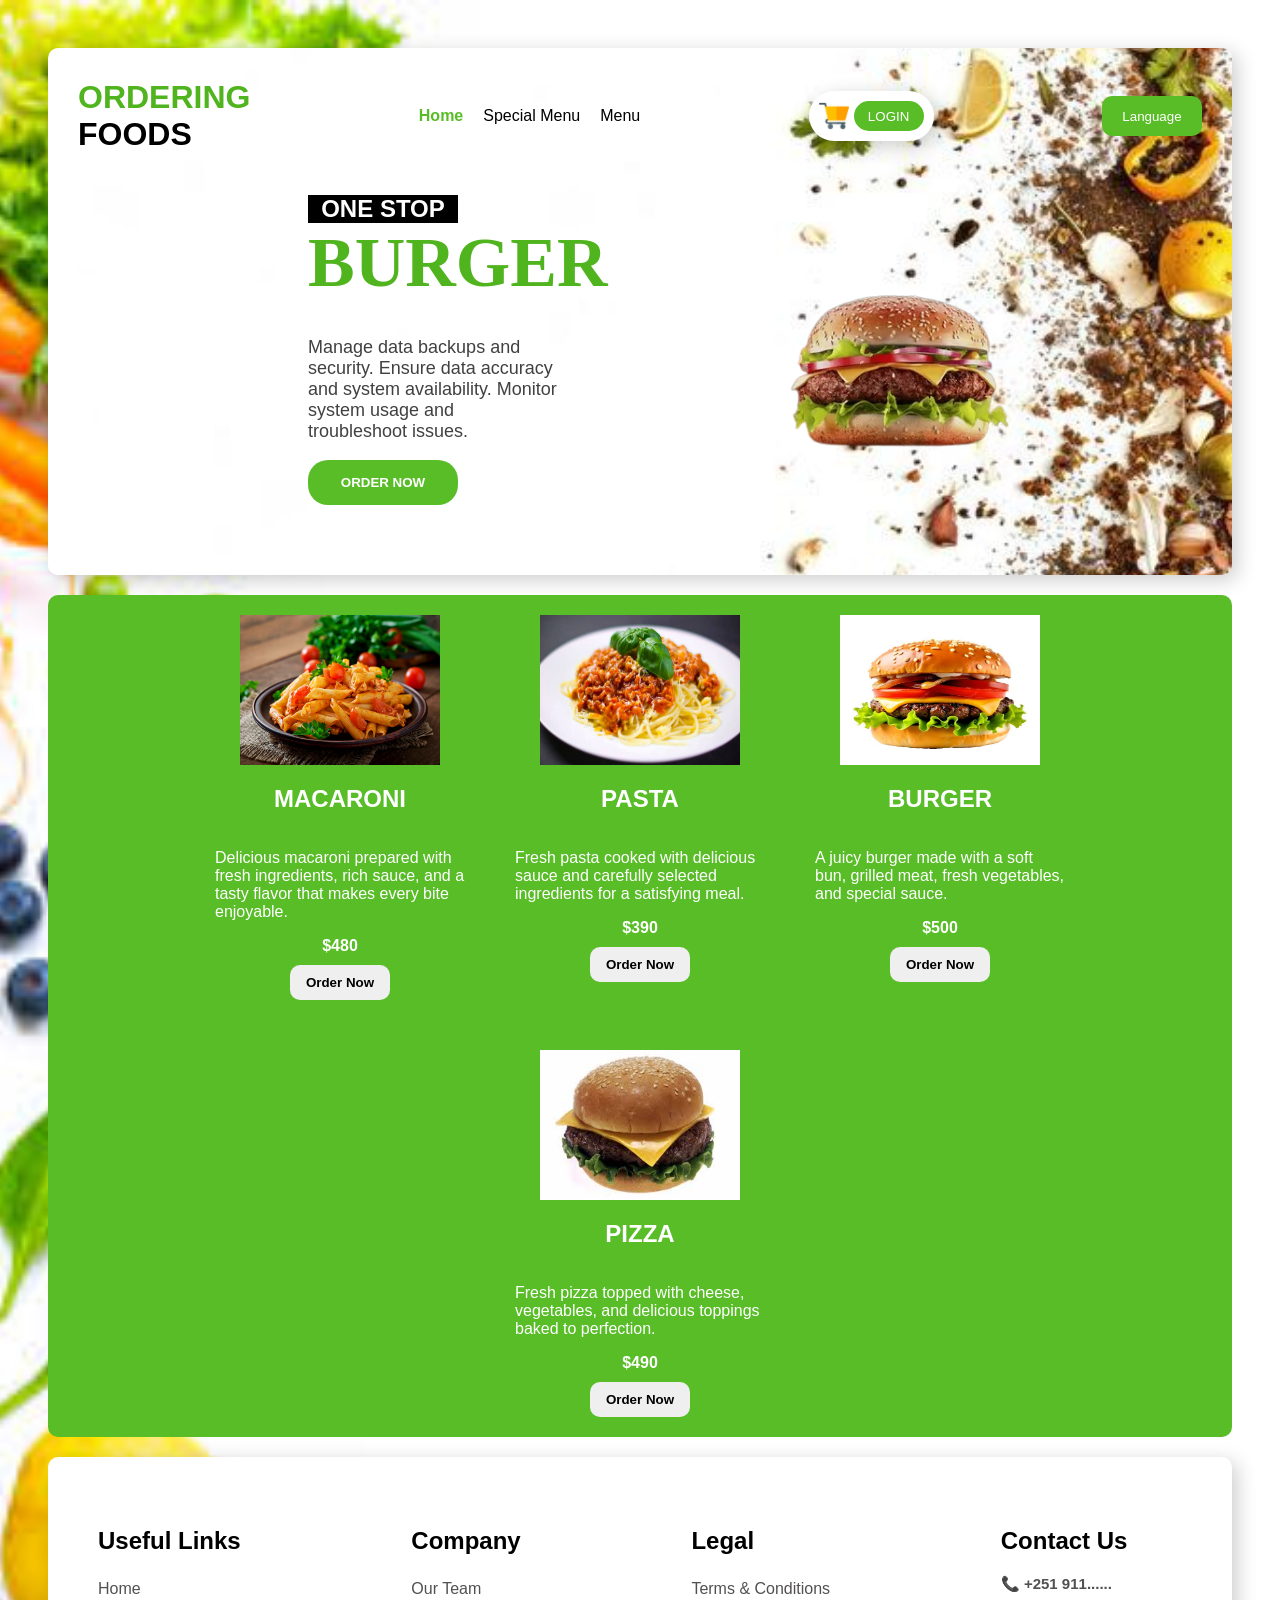
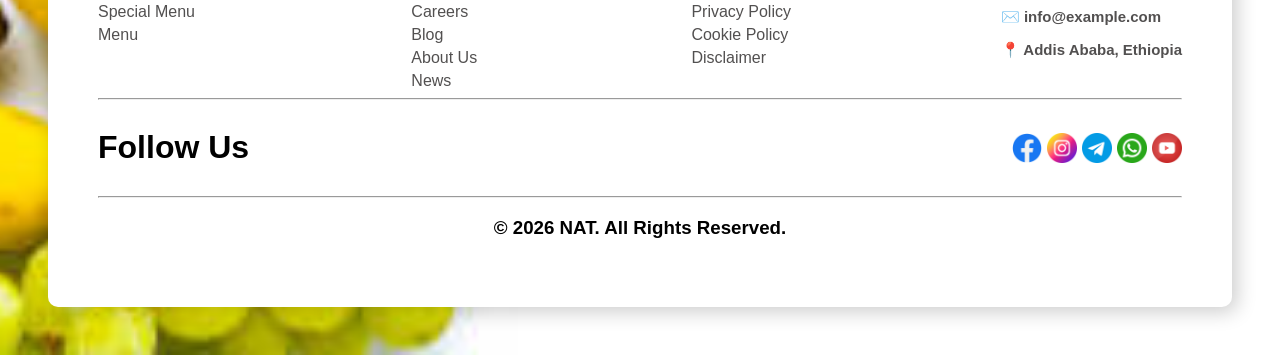
<file: index.html>
<!DOCTYPE html>
<html lang="en">
<head>
    <meta charset="UTF-8">
    <meta name="viewport" content="width=device-width, initial-scale=1.0">
    <title>Document</title>
    <link rel="stylesheet" href="css/home.css">
    <link rel="stylesheet" href="https://cdnjs.cloudflare.com/ajax/libs/font-awesome/6.5.2/css/all.min.css">
</head>
<body>
   <div class="continer">
    <div class="head">
       <h1><span>ORDERING</span><br>FOODS</h1>
        <div class="menubare">
            
        </div>
        <div class="cart_login">
            <img src="images/shopping-cart.png" alt="">
            <button id="login"></button>
        </div>
        <div class="languge">
        <button id="lachooser">Language</button>
        <div class="languges" id="languges">
            <h3 id="Amharic">Amharic</h3>
            <h3 id="English">English</h3>
            <h3 id="Oromic">Oromic</h3>
            <h3 id="Tigrinya">Tigrinya</h3>
        </div>
       </div>
    </div>
    <div class="display">
       
    </div>
    
   </div> 
   <div class="ourmenu">
       
    </div>
    <footer>
        <div class="footer">
            <div class="usefullinks">
            
        </div>
         <div class="Company">
          
        </div>
        <div class="Legal">
           
        </div>
        <div class="contact_us">
           
        </div>
        </div>
        <div class="midea">
            <hr>
            <div class="mediacon">
                <h1 id="Follow"></h1>
            <div class="micons">
                <img src="images/icons/communication.png" alt="" width="30px" height="30px">
                <img src="images/icons/instagram.png" alt="" width="30px" height="30px">
                <img src="images/icons/telegram.png" alt="" width="30px" height="30px">
                <img src="images/icons/whatsapp.png" alt="" width="30px" height="30px">
                <img src="images/icons/youtube.png" alt="" width="30px" height="30px">
            </div>
            </div>
            <hr>
        </div>
        <h3 id="copyrigh" style="text-align: center;"></h3>
    </footer>
    
   <script src="js/home.js">
</script>
</body>
</html>
</file>
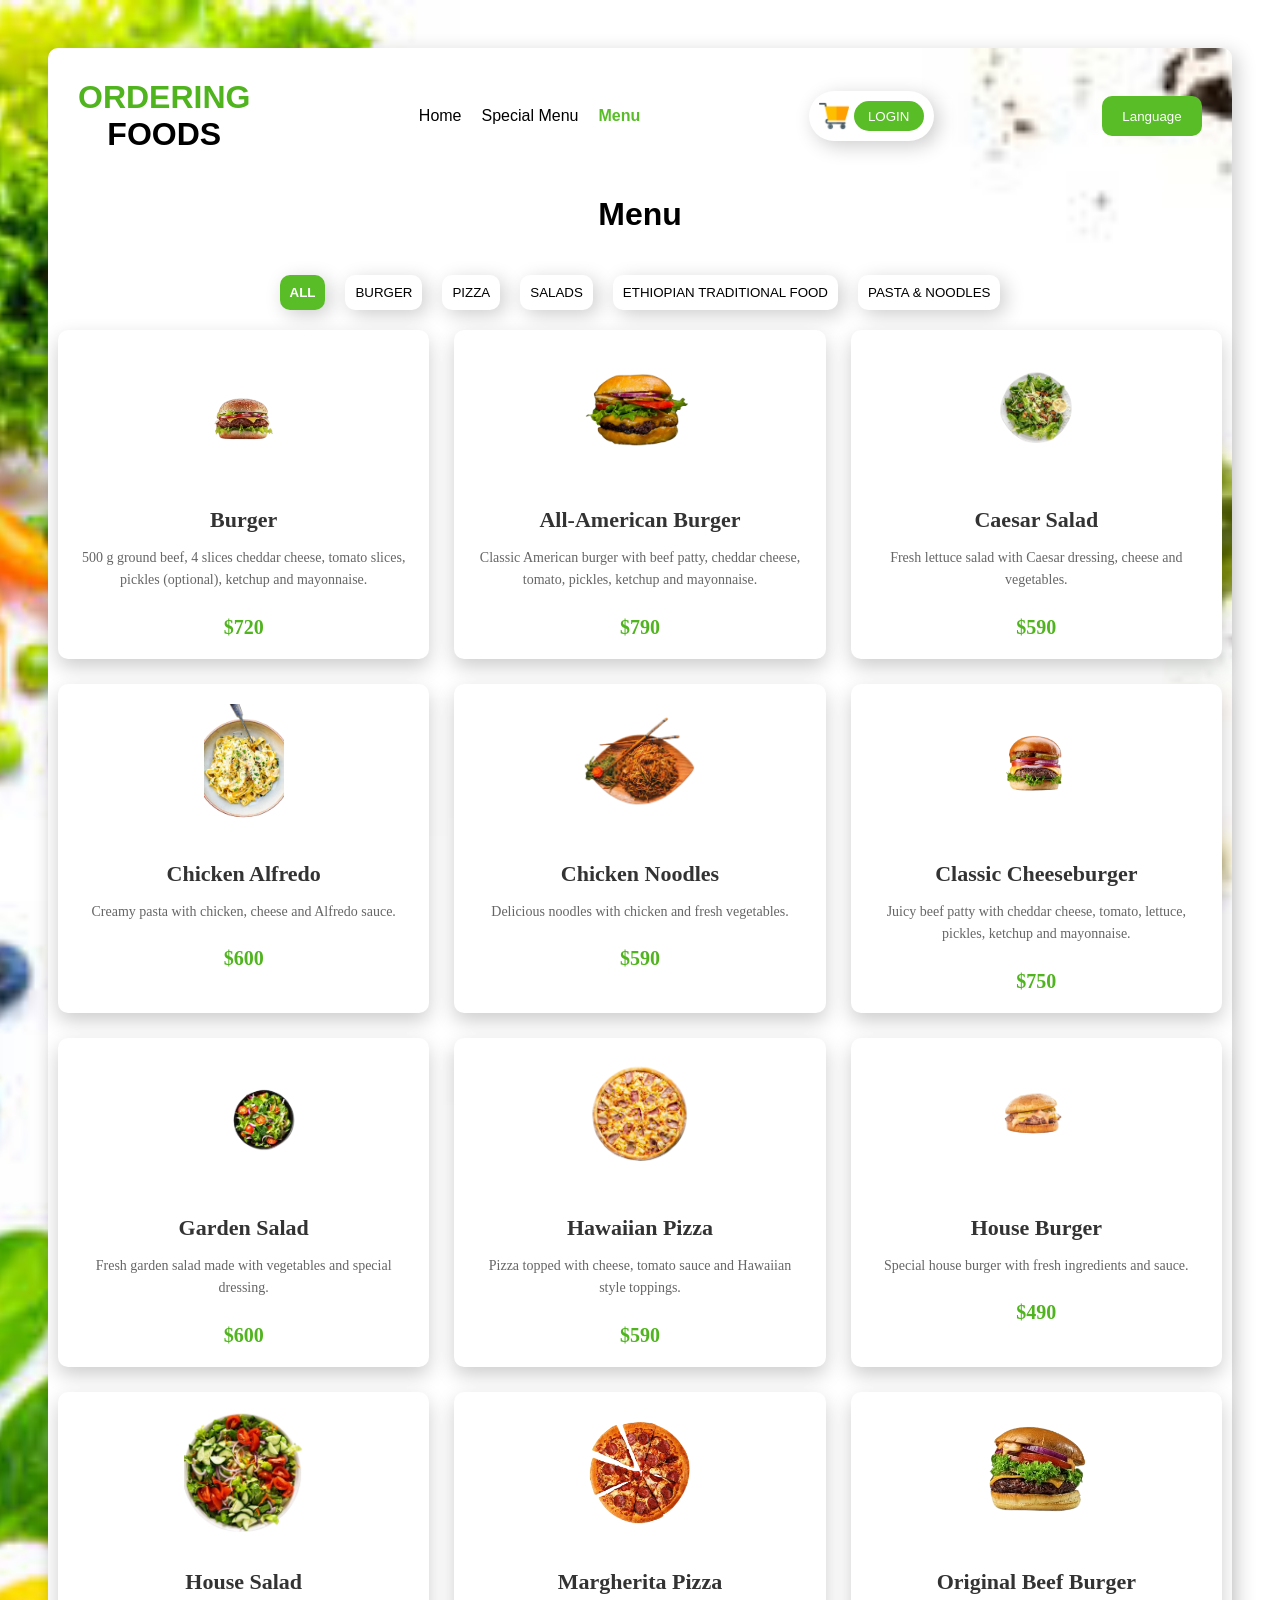
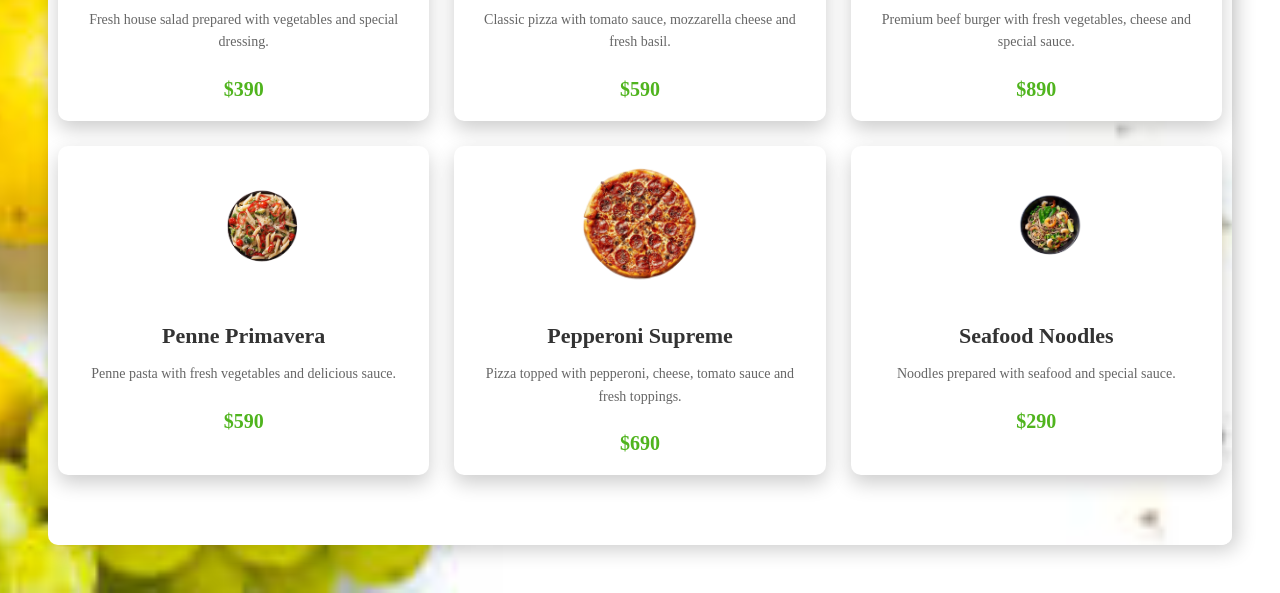
<file: menu.html>
<!DOCTYPE html>
<html lang="en">
<head>
    <meta charset="UTF-8">
    <meta name="viewport" content="width=device-width, initial-scale=1.0">
    <title>Document</title>
    <link rel="stylesheet" href="css/menu.css">
    <link rel="stylesheet" href="https://cdnjs.cloudflare.com/ajax/libs/font-awesome/6.5.2/css/all.min.css">
</head>
<body>
    
   <div class="continer">
    <div class="head">
       <h1><span>ORDERING</span><br>FOODS</h1>
        <div class="menubare">
           
        </div>
        <div class="cart_login">
            <img src="images/shopping-cart.png" alt="">
            <button id="login"></button>
        </div>
        <div class="languge">
        <button id="lachooser">Language</button>
        <div class="languges" id="languges">
            <h3 id="Amharic">Amharic</h3>
            <h3 id="English">English</h3>
            <h3 id="Oromic">Oromic</h3>
            <h3 id="Tigrinya">Tigrinya</h3>
        </div>
       </div>
    </div>
    
    <div class="menucards">
        <h1 id="menus">MENU</h1>
        <div class="menucatagory">
            <button class="active" id="ALL" data-category="ALL">ALL</button>
            <button id="BURGER" data-category="BURGER">
                <span class="lang-text"
          data-en="BURGER"
          data-am="በርገር"
          data-om="Bargarii"
          data-ti="በርገር">
        BURGER
    </span>
            </button>
            <button id="PIZZA" data-category="PIZZA"><span class="lang-text"
          data-en="PIZZA"
          data-am="ፒዛ"
          data-om="Piizaa"
          data-ti="ፒዛ">
         PIZZA
        </span></button>
            <button id="SALADS" data-category="SALADS"> <span class="lang-text"
          data-en="SALADS"
          data-am="ሰላጣ"
          data-om="Salaaxaa"
          data-ti="ሰላጣ">
        SALADS
    </span></button>
            <button id="ETHIOPIANTRADITIONALFOOD" data-category="ETHIOPIAN TRADITIONAL FOOD"><span class="lang-text"
          data-en="ETHIOPIAN TRADITIONAL FOOD"
          data-am="የኢትዮጵያ ባህላዊ ምግብ"
          data-om="Nyaata Aadaa Itoophiyaa"
          data-ti="ምግቢ ልምዲ ኢትዮጵያ">
        ETHIOPIAN TRADITIONAL FOOD
    </span></button>
            <button id="PASTA&NOODLES" data-category="PASTA & NOODLES"><span class="lang-text"
          data-en="PASTA & NOODLES"
          data-am="ፓስታ እና ኑድል"
          data-om="Paastaa fi Nuudilii"
          data-ti="ፓስታን ኑድልን">
        PASTA & NOODLES
    </span></button>
        </div>
        <div class="cards">
           
        </div>
    </div>
   </div> 
   <script src="js/menu.js"> </script>
</body>
</html>
</file>
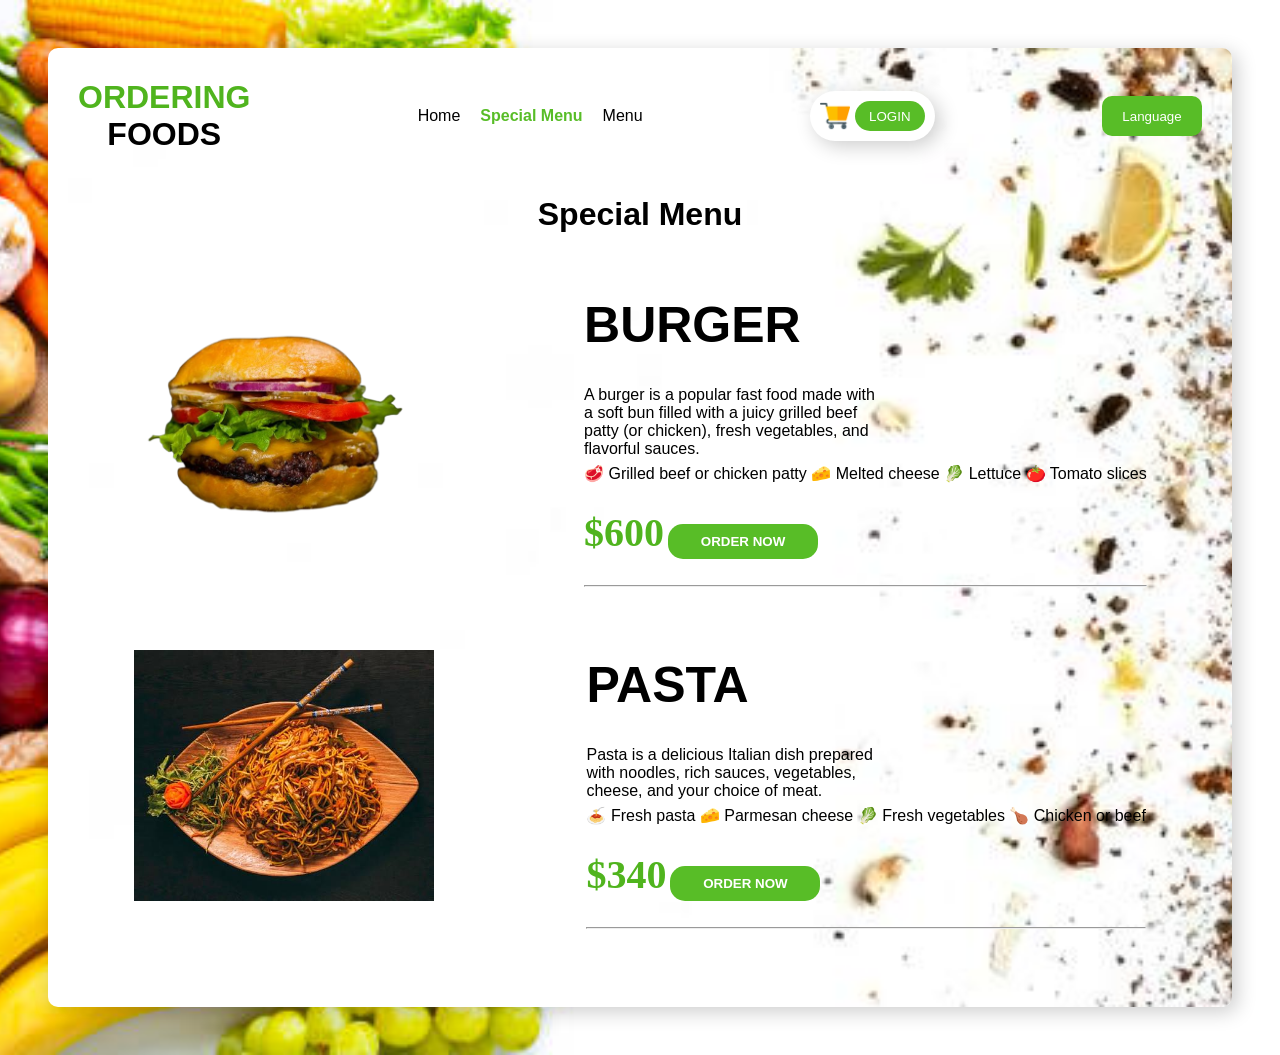
<file: Specialmenu.html>
<!DOCTYPE html>
<html lang="en">
<head>
    <meta charset="UTF-8">
    <meta name="viewport" content="width=device-width, initial-scale=1.0">
    <title>Document</title>
    <link rel="stylesheet" href="css/specialmenu.css">
    <link rel="stylesheet" href="https://cdnjs.cloudflare.com/ajax/libs/font-awesome/6.5.2/css/all.min.css">
</head>
<body>
    
   <div class="continer">
    <div class="head">
       <h1><span>ORDERING</span><br>FOODS</h1>
        <div class="menubare">
            
        </div>
        <div class="cart_login">
            <img src="images/shopping-cart.png" alt="">
            <button id="login">LOGIN</button>
        </div>
       <div class="languge">
        <button id="lachooser">Language</button>
        <div class="languges" id="languges">
            <h3 id="Amharic">Amharic</h3>
            <h3 id="English">English</h3>
            <h3 id="Oromic">Oromic</h3>
            <h3 id="Tigrinya">Tigrinya</h3>
        </div>
       </div>
    </div>
    <h1 id="menus"></h1>
    <div class="allspecialmenus">
       
    </div>
    
   </div> 
   <script src="js/specialmenu.js"></script>

</body>
</html>
</file>
<file: css/home.css>
body{
    background-image: url("../images/im.jpg");
    background-size: cover;
     background-position: center;
  background-repeat: no-repeat;
    padding: 40px;
}
.continer{
     background-image: url("../images/im1.jpg");
    background-size: cover;
    background-position: center;
  background-repeat: no-repeat;
    border-radius: 10px;
    padding: 10px 10px 70px 10px;
    height: 100%;
    box-shadow: 5px 5px 20px rgba(0,0,0,0.2);
    max-width: 100%;
    min-width: auto;
}
.head{
    display: flex;
    padding-left: 20px;
    padding-right: 20px;
    align-items: center;
    justify-content: space-between;
    flex-wrap: wrap;
    gap: 20px;
}
.head h1{
  font-family: 'Franklin Gothic Medium', 'Arial Narrow', Arial, sans-serif;
}
.head span{
    color: #50b41e;
}
.menubare{
    margin-left: 0px;
    display: flex;
    gap: 20px;
    
}
.menubare a{
    
    text-decoration: none;
    color: black;
    font-family: 'Gill Sans', 'Gill Sans MT', Calibri, 'Trebuchet MS', sans-serif;
}
#home{
    color: #58BD27;
     font-weight: bold;
}
.menubare a:hover{
    color: #58BD27;
}

.cart_login{
    background-color:white;
    border-radius: 50px;
    display: flex;
    padding: 10px;
     box-shadow: 5px 5px 20px rgba(0,0,0,0.2);
     
}
.cart_login img{
    margin-right: 5px;
    width: 30px;
    height: 30px;
}
.cart_login button{
    background-color: #58BD27;
    border: none;
    border-radius: 20px;
    padding: 5px;
    color: white;
    width: 70px;
    cursor: pointer;
}
.cart_login button:hover{
    background-color: #49a51c;
}
.display{
    display: flex;
    
    align-items: center;
    gap:70px;
    flex-wrap: wrap;
}
.onestop{
    background-color: black;
    color: white;
    font-family: 'Gill Sans', 'Gill Sans MT', Calibri, 'Trebuchet MS', sans-serif;
    text-align: center;
    max-width: 150px;
}


.contact{
   display: flex;
   flex-direction: column;
   gap: 20px;
}
.contact a{
    
    padding-left: 30px;
    color: #58BD27;
    text-decoration: none;
}
.contact a:hover{
    color: #255f09;
}
.txtdisplay{
    margin-left: 250px;
}
.txtdisplay h1{
    color: #50b41e;
    font-family: Cambria, Cochin, Georgia, Times, 'Times New Roman', serif;
    font-size: clamp(40px, 6vw, 70px);
    margin-top: -20px;
}
.txtdisplay > h2 {
    margin-top: -40px;
    font-family: 'Segoe UI', Tahoma, Geneva, Verdana, sans-serif;
}
.txtdisplay p{
    margin-top: -20px;
    font-family: 'Segoe UI', Tahoma, Geneva, Verdana, sans-serif;
    color: rgb(66, 64, 64);
    font-size: clamp(12px, 1.5vw, 18px);
    width: 250px;
}
.txtdisplay button{
    padding: 15px;
    background-color: #58BD27;
    color: white;
    font-family: 'Segoe UI', Tahoma, Geneva, Verdana, sans-serif;
    font-weight: bold;
    border: none;
    border-radius: 20px;
    width: 150px;
    cursor: pointer;
}
.txtdisplay button:hover{
    background-color: #49a51c;
}
.imag img{
     width: clamp(250px, 35vw, 450px);
    height: auto;
    animation: img 1s ease forwards;
}
.ourmenu{
    display: flex;
    
    gap: 50px;
    flex-wrap: wrap;
    background-color: #58BD27;
    padding: 20px;
    justify-content: center;
    border: none;
    border-radius: 10px;
    margin-top: 20px;
    animation: fade linear;
    animation-timeline: view();
    animation-range: entry 0% cover 40%;
}
.ourmenu .menus{
    display: flex;
    flex-direction: column;
    align-items: center;
    font-family: 'Segoe UI', Tahoma, Geneva, Verdana, sans-serif;
}
.ourmenu .menus,h2,p,span{
    color: white;
    
}.menus p{
    width: 250px;
}
.menus span{
    font-weight: bold;
    margin-bottom: 10px;
}
.menus button{
    width: 100px;
    padding: 10px;
    border: none;
    border-radius: 10px;
    font-weight: bold;
    transition: 0.3s ease-in-out;
    cursor: pointer;
}
.menus button:hover{
    transform: translateY(-10px);
}
.ourmenu img{
    width: 200px;
    height: 150px;
}
footer{
    background-color: white;
    margin-top: 20px;
    border: none;
    border-radius: 10px;
    box-shadow: 5px 5px 20px rgba(0,0,0,0.2);
    padding: 50px;
    font-family: 'Segoe UI', Tahoma, Geneva, Verdana, sans-serif;
    animation: fade2 linear;
    animation-timeline: view();
    animation-range: entry 0% cover 30%;
}
footer h2{
    color: black;
}
footer a{
    text-decoration: none;
    color: rgb(82, 80, 80);
}
footer a:hover{
    text-decoration: dashed;
    color: black;
}
.footer{
    display: flex;
    flex-wrap: wrap;
    justify-content: space-between;
}
.usefullinks{
    display: flex;
    flex-direction: column;
    gap: 5px;
    
}

.Company{
  display: flex;
  flex-direction: column;
  gap: 5px;
}
.Legal{
    display: flex;
  flex-direction: column;
  gap: 5px;
}
.contact_us h3{
  font-size: 15px;
  color: rgb(82, 80, 80);
}
.mediacon{
    display: flex;
    justify-content: space-between;
    align-items: center;
}
.micons{
    display: flex;
    gap: 5px;
}
.micons img{
    cursor: pointer;
}
.languge{
    display: flex;
    flex-direction: column;
    gap: 10px;
    position: relative;
}
.languge button{
  width: 100px;
  height:40px ;
  background-color: #58BD27;
  color: white;
  border: none;
  border-radius: 10px;
  cursor: pointer;
}
.languge .languges{
    display: none;
    flex-direction: column;
    align-items: center;
    position: absolute;
    top: 45px;
    width: 120px;
    background: white;
    border-radius: 8px;
    box-shadow: 5px 5px 20px rgba(0,0,0,0.2);
    z-index: 100;
    overflow: hidden;
}
.languge .languges h3{
    font-family: 'Segoe UI', Tahoma, Geneva, Verdana, sans-serif;
    cursor: pointer;
}
.languge .languges h3:hover{
    background-color: rgb(238, 236, 236);
}
@media (max-width: 600px) {
    body{
        padding: 10px;
    }
    .head{
        flex-direction: column;
        justify-content: center;
        gap: 10px;
    }
    .menubare{
       
        margin-top: 0px;
        
        
    }
    .display{
        margin-top: 40px;
        gap: 20px;
    }
    .imag{
        margin-left: 50px;
        align-items: center;
    }
    .txtdisplay{
    margin-left: 0px;
}
.mediacon{
    flex-direction: column;
}
.footer{
    flex-direction: column;
    align-items: center;
}
}
/*----- animation---------*/
@keyframes fade {
    from {
        opacity: 0;
        transform: translateY(80px);
        display: none;
    }
    to {
        opacity: 1;
        transform: translateY(0);
        display: flex;
    }
}
@keyframes fade2 {
    from {
        opacity: 0;
        transform: translateY(80px);
        
    }
    to {
        opacity: 1;
        transform: translateY(0);
        
    }
}
@keyframes img{
    from{
        opacity: 0;
        transform: scale(0.5);
    }
    to{
        opacity: 1;
        
        transform: scale(1);
    }
}
</file>
<file: css/menu.css>
html{
    scroll-behavior: smooth;
}
body{
    background-image: url("../images/im.jpg");
    background-size: cover;
     background-position: center;
  background-repeat: no-repeat;
    padding: 40px;
}
body h1{
    text-align: center;
    font-family: 'Franklin Gothic Medium', 'Arial Narrow', Arial, sans-serif;
}
.continer{
     background-image: url("../images/im1.jpg");
    background-size: cover;
    background-position: center;
    background-repeat: no-repeat;
    border-radius: 10px;
    padding: 10px 10px 70px 10px;
    height: 100%;
    box-shadow: 5px 5px 20px rgba(0,0,0,0.2);
    max-width: 100%;
    min-width: auto;
}
.head{
    display: flex;
    padding-left: 20px;
    padding-right: 20px;
    align-items: center;
    justify-content: space-between;
    flex-wrap: wrap;
    gap: 20px;
}

.head h1{
  font-family: 'Franklin Gothic Medium', 'Arial Narrow', Arial, sans-serif;
}
.head span{
    color: #50b41e;
}
.menubare{
    margin-left: 0px;
    display: flex;
    gap: 20px;
    
}
.menubare a{
    
    text-decoration: none;
    color: black;
    font-family: 'Gill Sans', 'Gill Sans MT', Calibri, 'Trebuchet MS', sans-serif;
}
.menubare a:hover{
    color: #58BD27;
}#menu{
    color: #58BD27;
    font-weight: bold;
}
.menubare a.active{
    color: #58BD27;
    font-weight: bold;
}
.cart_login{
    background-color:white;
    border-radius: 50px;
    display: flex;
    padding: 10px;
     box-shadow: 5px 5px 20px rgba(0,0,0,0.2);
     
}
.cart_login img{
    margin-right: 5px;
    width: 30px;
    height: 30px;
}
.cart_login button{
    background-color: #58BD27;
    border: none;
    border-radius: 20px;
    padding: 5px;
    color: white;
    width: 70px;
    cursor: pointer;
}
.cart_login button:hover{
    background-color: #49a51c;
}
.menucards h1{
    text-align: center;
}
.menucatagory{
    display: flex;
    padding: 20px;
    flex-wrap: wrap;
    justify-content: center;
    gap: 20px;
}
.menucatagory button{
    background-color: white;
    padding: 10px;
    border: none;
    border-radius: 10px;
    box-shadow: 5px 5px 20px rgba(0,0,0,0.2);
    cursor: pointer;
    transition: 0.3s ease-in-out;
    font-family: 'Segoe UI', Tahoma, Geneva, Verdana, sans-serif;
}
.menucatagory button:hover{
    transform: translateY(-10px);
    background-color: #58BD27;
    color: white;
}
.menucatagory button.active{
    background-color: #58BD27;
    font-weight: bold;
    color: white;
}
.cards{
    display: grid;
   grid-template-columns: repeat(auto-fit, minmax(300px,1fr));
   gap: 25px;
}
.card{
    background-color: #fff;
    padding: 20px;
    text-align: center;
    border-radius: 10px;
    box-shadow: 0 8px 20px rgba(0,0,0,0.2);
    transition: 0.3s ease;
}
.card:hover{
    transform: translateY(-8px);
    box-shadow: 0 8px 20px rgba(0,0,0,0.2);
}
.card img{
    width: 120px;
    height: 120px;
    object-fit: contain;
    margin-bottom: 15px;
}
.card h2{
     font-size: 22px;
    margin-bottom: 10px;
    color: #333;
}
.card p {
    font-size: 14px;
    color: #666;
    line-height: 1.6;
}
.price {
    display: inline-block;
    margin-top: 10px;
    font-size: 20px;
    font-weight: bold;
    color: #50b41e;
}
.languge{
    display: flex;
    flex-direction: column;
    gap: 10px;
    position: relative;
}
.languge button{
  width: 100px;
  height:40px ;
  background-color: #58BD27;
  color: white;
  border: none;
  border-radius: 10px;
  cursor: pointer;
}
.languge .languges{
    display: none;
    flex-direction: column;
    align-items: center;
    position: absolute;
    top: 45px;
    width: 120px;
    background: white;
    border-radius: 8px;
    box-shadow: 5px 5px 20px rgba(0,0,0,0.2);
    z-index: 100;
    overflow: hidden;
}
.languge .languges h3{
    font-family: 'Segoe UI', Tahoma, Geneva, Verdana, sans-serif;
    cursor: pointer;
}
.languge .languges h3:hover{
    background-color: rgb(238, 236, 236);
}

@media (max-width: 600px) {
    body{
        padding: 10px;
    }
    .head{
        flex-direction: column;
        justify-content: center;
        gap: 10px;
    }
    .menubare{
       
        margin-top: 0px;
        
        
    }
   
}
</file>
<file: css/specialmenu.css>
body{
    background-image: url("../images/im.jpg");
    background-size: cover;
     background-position: center;
  background-repeat: no-repeat;
    padding: 40px;
}
.continer{
     background-image: url("../images/im1.jpg");
    background-size: cover;
    background-position: center;
  background-repeat: no-repeat;
    border-radius: 10px;
    padding: 10px 10px 70px 10px;
    height: 100%;
    box-shadow: 5px 5px 20px rgba(0,0,0,0.2);
    max-width: 100%;
    min-width: auto;
}
.continer h1{
    text-align: center;
    font-family: 'Lucida Sans', 'Lucida Sans Regular', 'Lucida Grande', 'Lucida Sans Unicode', Geneva, Verdana, sans-serif;
}
.head{
    display: flex;
    padding-left: 20px;
    padding-right: 20px;
    align-items: center;
    justify-content: space-between;
    flex-wrap: wrap;
    gap: 20px;
}
.head h1{
  font-family: 'Franklin Gothic Medium', 'Arial Narrow', Arial, sans-serif;
}
.head span{
    color: #50b41e;
}
.menubare{
    margin-left: 0px;
    display: flex;
    gap: 20px;
    
}
.menubare a{
    
    text-decoration: none;
    color: black;
    font-family: 'Gill Sans', 'Gill Sans MT', Calibri, 'Trebuchet MS', sans-serif;
}
#special_menu{
    color: #58BD27;
     font-weight: bold;
}

.menubare a:hover{
    color: #58BD27;
}

.cart_login{
    background-color:white;
    border-radius: 50px;
    display: flex;
    padding: 10px;
     box-shadow: 5px 5px 20px rgba(0,0,0,0.2);
     
}
.cart_login img{
    margin-right: 5px;
    width: 30px;
    height: 30px;
}
.cart_login button{
    background-color: #58BD27;
    border: none;
    border-radius: 20px;
    padding: 5px;
    color: white;
    width: 70px;
    cursor: pointer;
}
.cart_login button:hover{
    background-color: #49a51c;
}
.specialmenus {
    display: flex;
    flex-wrap: wrap;
    align-items: center;
    justify-content: space-around;
    margin-top: 20px;
  
}
.specialmenus img {
    max-width: 100%;
    width: 300px;
    height: auto;
    
}
.textdisplay h2{
    font-family: 'Segoe UI', Tahoma, Geneva, Verdana, sans-serif;
    font-size: 50px;
}
.textdisplay p{
    margin-top: -10px;
    font-family: 'Gill Sans', 'Gill Sans MT', Calibri, 'Trebuchet MS', sans-serif;
}
.textdisplay span{
     display: inline-block;
    margin-top: 10px;
    font-size: 40px;
    font-weight: bold;
    color: #50b41e;
}
.textdisplay button{
    width: 150px;
    border: none;
    background-color: #58BD27;
    font-family: 'Segoe UI', Tahoma, Geneva, Verdana, sans-serif;
    font-weight: bold;
    color: white;
    padding: 10px;
    border-radius: 15px;
}
.languge{
    display: flex;
    flex-direction: column;
    gap: 10px;
    position: relative;
}
.languge button{
  width: 100px;
  height:40px ;
  background-color: #58BD27;
  color: white;
  border: none;
  border-radius: 10px;
  cursor: pointer;
}
.languge .languges{
    display: none;
    flex-direction: column;
    align-items: center;
    position: absolute;
    top: 45px;
    width: 120px;
    background: white;
    border-radius: 8px;
    box-shadow: 5px 5px 20px rgba(0,0,0,0.2);
    z-index: 100;
    overflow: hidden;
}
.languge .languges h3{
    font-family: 'Segoe UI', Tahoma, Geneva, Verdana, sans-serif;
    cursor: pointer;
}
.languge .languges h3:hover{
    background-color: rgb(238, 236, 236);
}
@media (max-width: 600px) {
    body{
        padding: 10px;
    }
    .head{
        flex-direction: column;
        justify-content: center;
        gap: 10px;
    }
    .menubare{ 
        margin-top: 0px;   
    }
     .textdisplay h2{
        font-size: 32px;
        text-align: center;
    }
}
</file>
